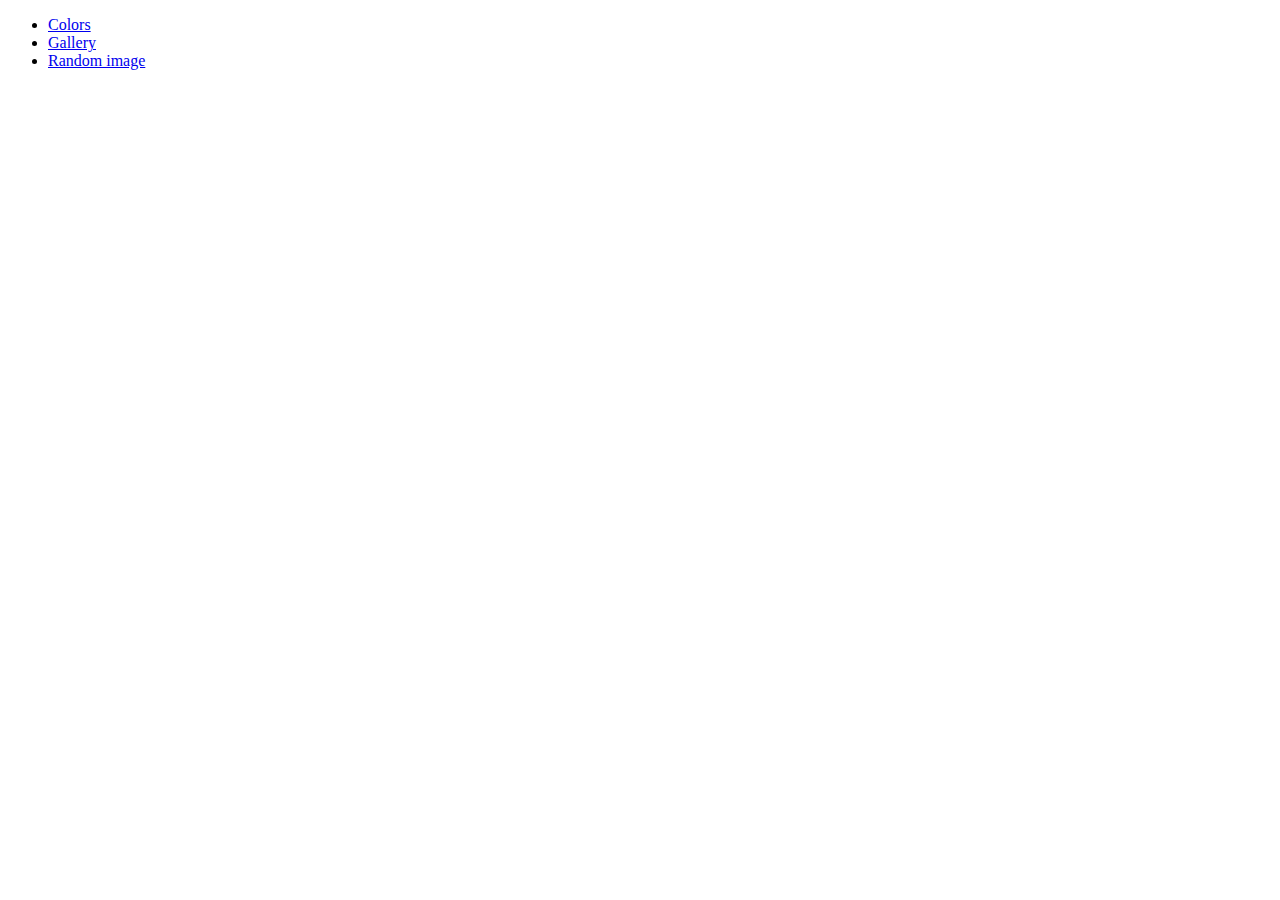
<file: index.html>
<!DOCTYPE html>
<html lang="en">
<head>
    <meta charset="UTF-8">
    <meta name="viewport" content="width=device-width, initial-scale=1.0">
    <title>JS Sandbox</title>
</head>
<body>
    
    <div class="container">
        <ul>
            <li><a href="colors.html">Colors</a></li>
            <li><a href="gallery.html">Gallery</a></li>
            <li><a href="random-image.html">Random image</a></li>
        </ul>
    </div>



</body>
</html>
</file>
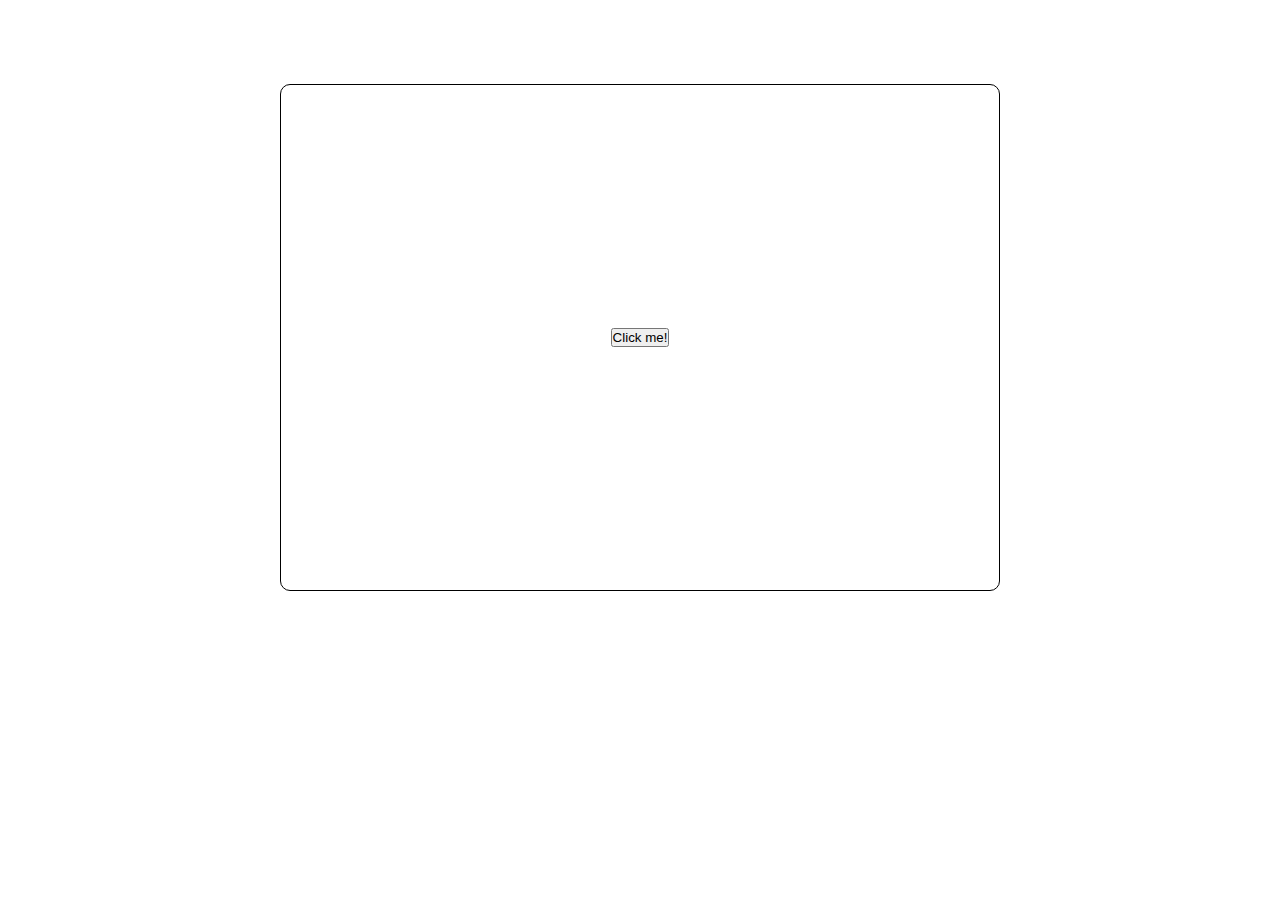
<file: colors.html>
<!DOCTYPE html>
<html lang="en">
<head>
    <meta charset="UTF-8">
    <meta name="viewport" content="width=device-width, initial-scale=1.0">
    <title>Random Colors</title>
    <link rel="stylesheet" href="css/colors.css">
</head>
<body>
    
    <div class="container">
        <div class="box-container">
            <div class="box">
                <button>Click me!</button>
            </div>
        </div>
    </div>

    <script src="js/colors.js"></script>



</body>
</html>
</file>
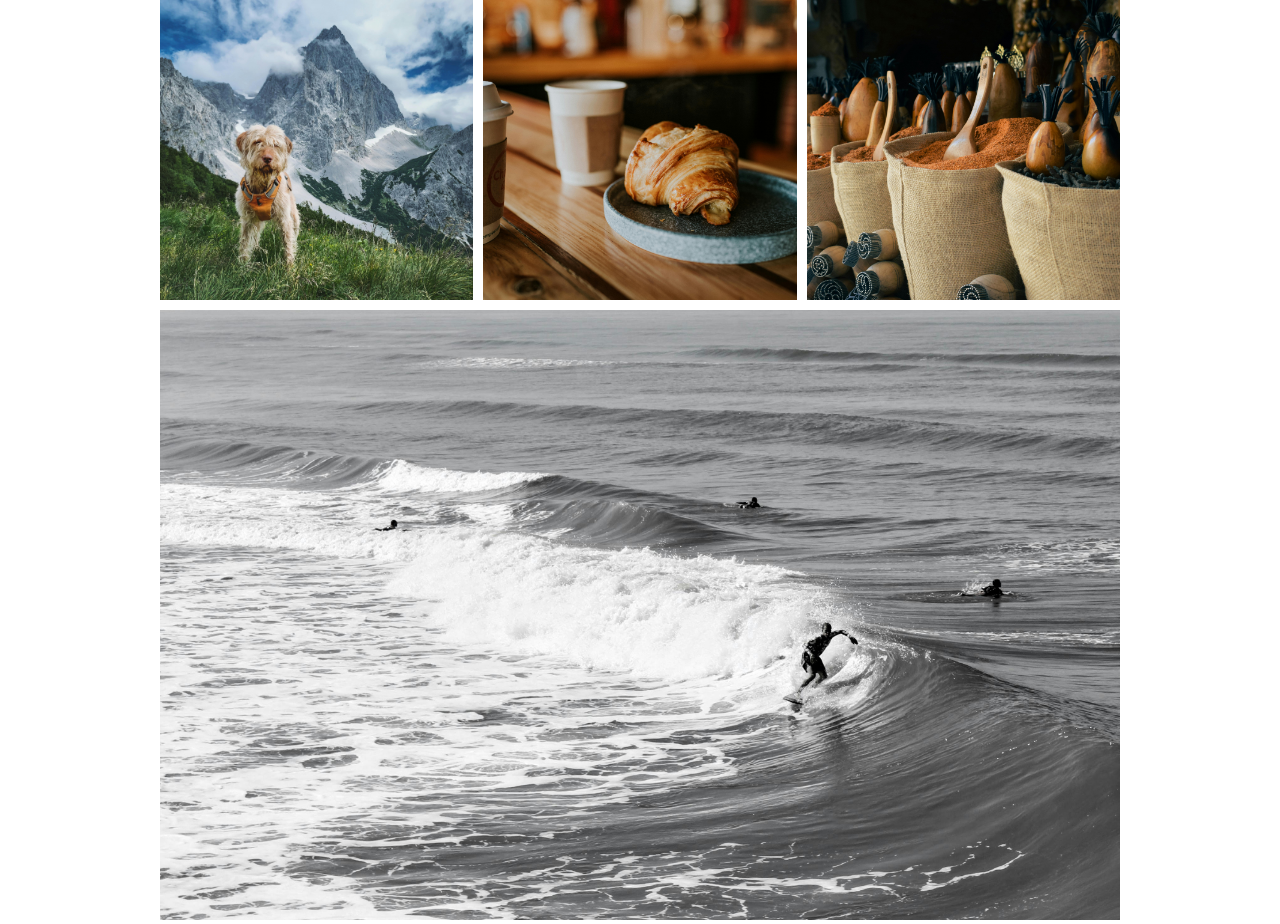
<file: gallery.html>
<!DOCTYPE html>
<html lang="en">
<head>
    <meta charset="UTF-8">
    <meta name="viewport" content="width=device-width, initial-scale=1.0">
    <title>JS Gallery</title>
    <link rel="stylesheet" href="css/images.css">
</head>
<body>

    <div class="container">
        <div class="gallery">
            <div class="gallery-image gallery-image1">
                <img src="img/img1.jpg" alt="">
            </div>

            <div class="gallery-image gallery-image2">
                <img src="img/img2.jpg" alt="">
            </div>

            <div class="gallery-image gallery-image3">
                <img src="img/img3.jpg" alt="">
            </div>

            <div class="gallery-image gallery-image4">
                <img src="img/img4.jpg" alt="">
            </div>
        </div>
    </div>

    <script src="js/images.js"></script>
    
</body>
</html>
</file>
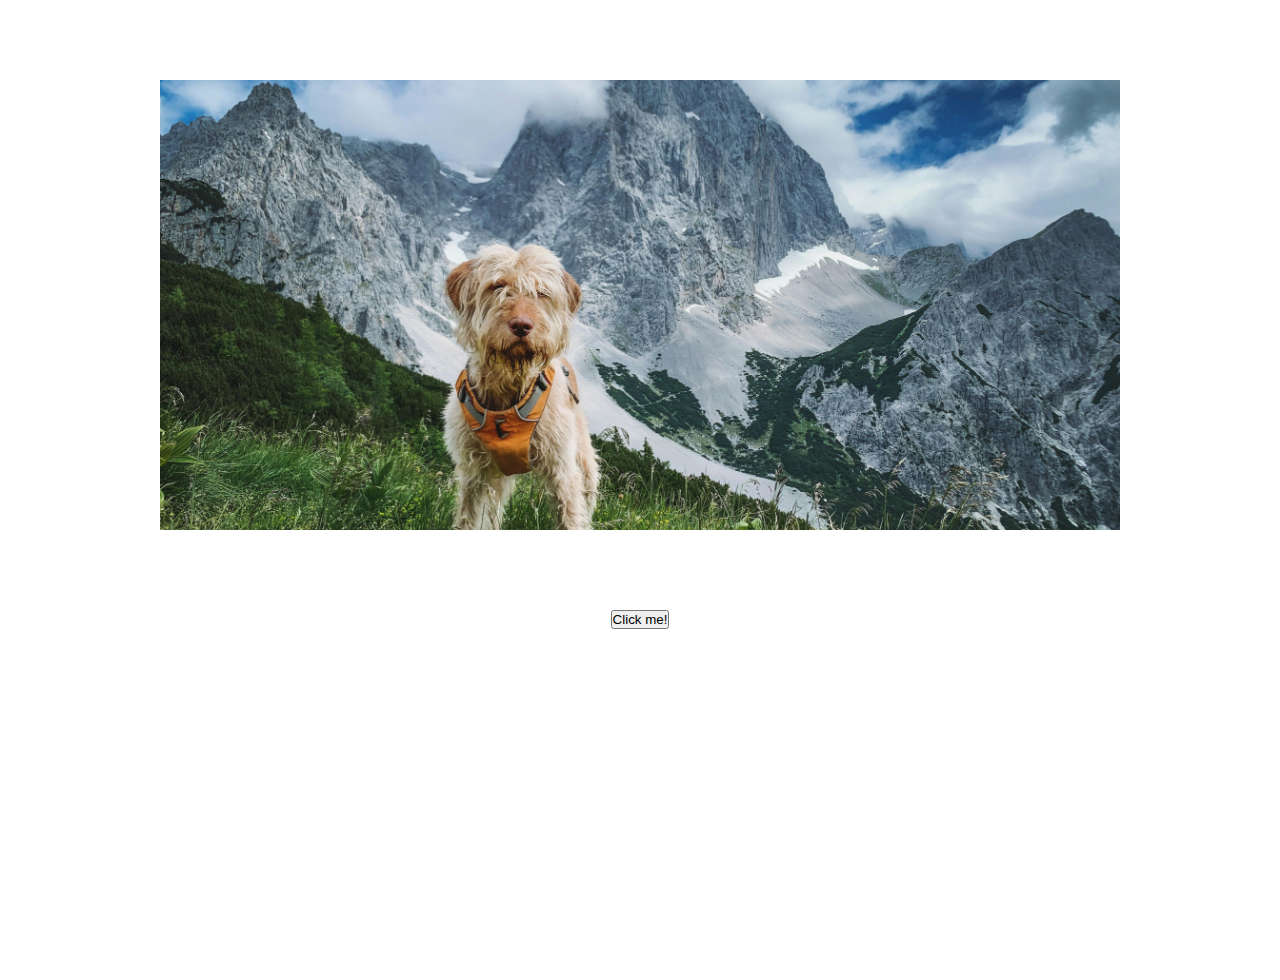
<file: random-image.html>
<!DOCTYPE html>
<html lang="en">
<head>
    <meta charset="UTF-8">
    <meta name="viewport" content="width=device-width, initial-scale=1.0">
    <title>Random image</title>
    <link rel="stylesheet" href="css/randomimage.css">
</head>
<body>

    <div class="container">
        <div class="image-container">
            <img src="img/img1.jpg" alt="">
        </div>
        <button>Click me!</button>
    </div>
    
    <script src="js/randomimage.js"></script>
</body>
</html>
</file>
<file: css/colors.css>
* {
    box-sizing: border-box;
    margin: 0;
    padding: 0;
}

.box-container {
    display: flex;
    align-items: center;
    justify-content: center;
    height: 75vh;
    margin: 0 auto;
    width: 75%;
}

.box {
    display: flex;
    align-items: center;
    justify-content: center;
    border: 1px solid black;
    border-radius: 10px;
    width: 75%;
    height: 75%;
    margin: 0 auto;
}
</file>
<file: css/images.css>
* {
    box-sizing: border-box;
    margin: 0;
    padding: 0;
}

.gallery {
    display: grid;
    height: 95%;
    gap: 10px;
    grid-template-columns: repeat(3, 1fr);
    grid-template-rows: repeat(3, 300px);
    margin: 0 auto;
    width: 75%;
}

.gallery-image img {
    width: 100%;
    height: 100%;
    object-fit: cover;
}

.gallery-image4 {
    grid-column: 1/4;
    grid-row: 2/4;
}
</file>
<file: css/randomimage.css>
* {
    margin: 0;
    padding: 0;
    box-sizing: border-box;
}

.container { 
    height: 100vh;
    text-align: center;
}

.image-container {
    height: 50%;
    margin: 5rem auto;
    width: 75%;
}

img {
    object-fit: cover;
    height: 100%;
    width: 100%;
}
</file>
